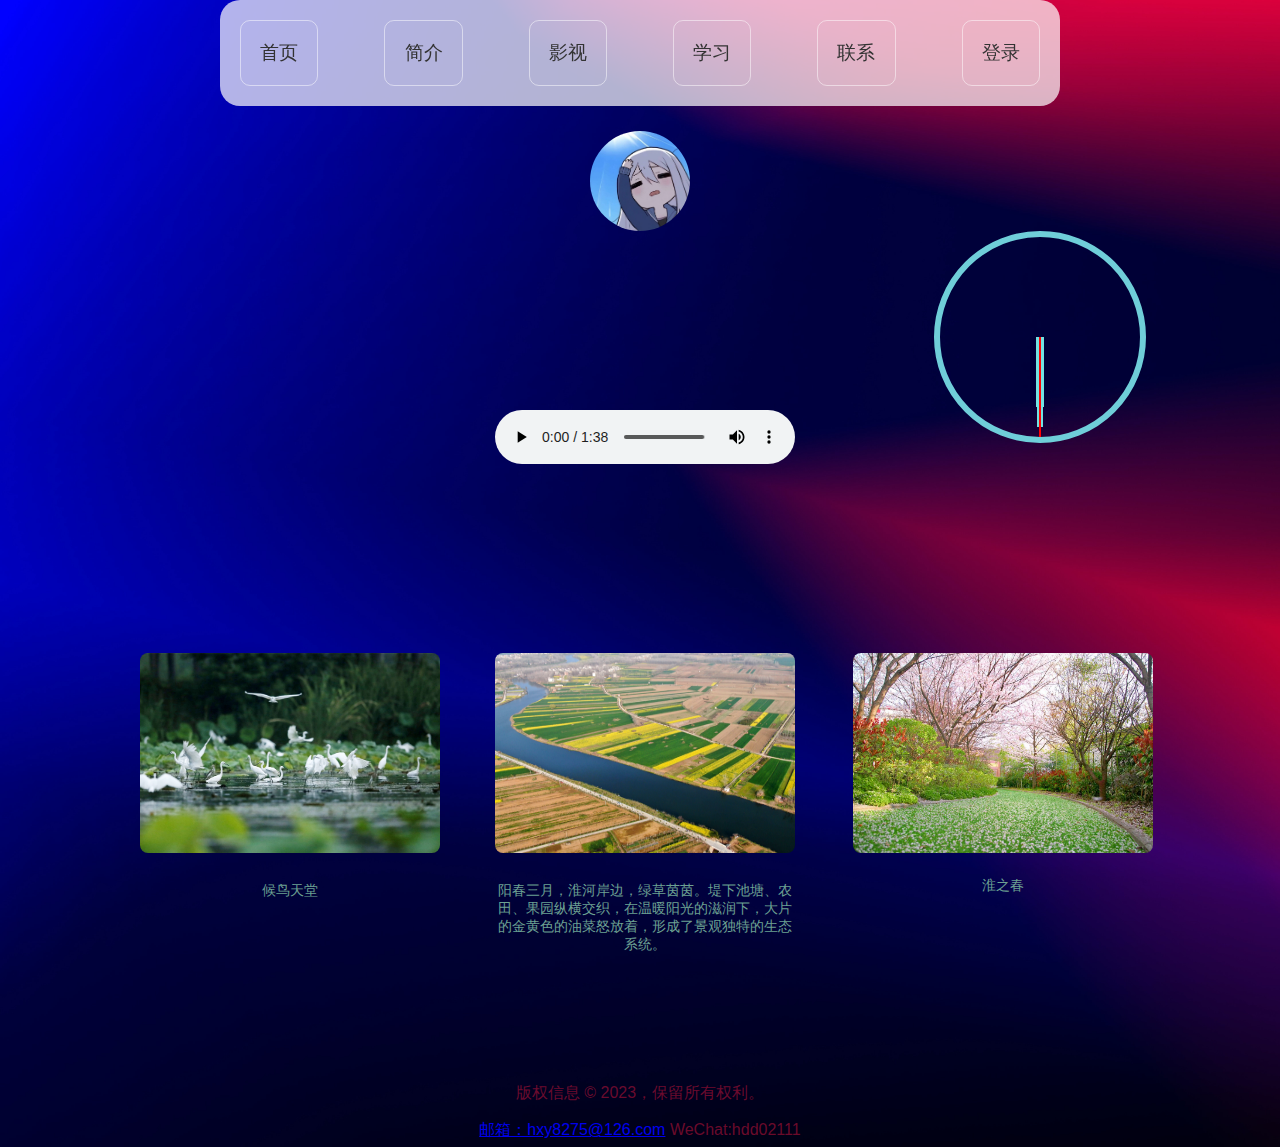
<file: a/index.html>
<!DOCTYPE html>
<html lang="en">
<head>
    <meta charset="UTF-8">
    <meta http-equiv="X-UA-Compatible" content="IE=edge">
    <meta name="viewport" content="width=device-width, initial-scale=1.0">
    <title>黄祥云的个人网页</title>
    <link rel="icon" href="../img_mp4/logo.png" type="image/png">  <!--网页图标-->
    <link rel="stylesheet" href="../css/home.css" type="text/css"> <!--首页的css样式-->
    <!--通过javascript实现与系统同步时钟-->
    <script type="text/javascript">
        function updateClock() {
          var date = new Date();
          var hours = date.getHours();
          var minutes = date.getMinutes();
          var seconds = date.getSeconds();
    
          var hourHand = document.querySelector('.hour-hand');
          var minuteHand = document.querySelector('.minute-hand');
          var secondHand = document.querySelector('.second-hand');
          var timeDisplay = document.getElementById('time');
    
          var hourRotation = (hours % 12 + minutes / 60 + seconds / 3600) * 30;
          var minuteRotation = (minutes + seconds / 60) * 6;
          var secondRotation = seconds * 6;
    
          hourHand.style.transform = `translate(-50%, -100%) rotate(${hourRotation}deg)`;
          minuteHand.style.transform = `translate(-50%, -100%) rotate(${minuteRotation}deg)`;
          secondHand.style.transform = `translate(-50%, -100%) rotate(${secondRotation}deg)`;
    
          var formattedTime = formatTime(hours, minutes, seconds);
          timeDisplay.textContent = formattedTime;
        }
    
        function formatTime(hours, minutes, seconds) {
          var amPm = hours < 12 ? 'AM' : 'PM';
          hours = hours % 12 || 12;
          minutes = padZero(minutes);
          seconds = padZero(seconds);
          return hours + ':' + minutes + ':' + seconds + ' ' + amPm;
        }
    
        function padZero(value) {
          return value < 10 ? '0' + value : value;
        }
    
        setInterval(updateClock, 1000);
      </script>
</head>
    
</div>
<body>
    <!--导航-->
    <header>
        <nav>
            <a href="index.html" class="nav-item">首页</a>
            <a href="know.html" class="nav-item">简介</a>
            <a href="movie.html" class="nav-item">影视</a>
            <a href="study.html" class="nav-item">学习</a>
            <a href="contact.html" class="nav-item">联系</a>
            <a href="Log in.html" class="nav-item">登录</a>
        </nav>
    </header>
    <!--主体-->
    <main>
        <div class="touxiang">
            <div class="touxiang1">
              <img src="../img_mp4/touxiang.jpg" alt="touxiang">
              <span class="text">黄祥云</span>
            </div>
        </div>
        <div class="music">
          <div class="item"></div>
          <div class="player-container">
            <audio id="audio" controls autoplay>
          <source src="../img_mp4/music.mp3" type="audio/mpeg">
          您的浏览器不支持音频标签。
          <a href="../img_mp4/music.mp3" download>点击此处下载音乐</a>
          </audio>
          </div>
          <div class="container">
            <img class="image" src="../img_mp4/huaibin.jpg" alt="图片">
            <p class="description">候鸟天堂</p>
          </div>
          <div class="container">
            <img class="image" src="../img_mp4/huaibin2.png" alt="图片">
            <p class="description">阳春三月，淮河岸边，绿草茵茵。堤下池塘、农田、果园纵横交织，在温暖阳光的滋润下，大片的金黄色的油菜怒放着，形成了景观独特的生态系统。</p>
          </div>
        </div>
        <!--时钟-->
        <div id="clock">
          <div class="hand hour-hand"></div>
          <div class="hand minute-hand"></div>
          <div class="hand second-hand"></div>
          <div id="time"></div>
        </div>
        <!--文章-->
        <div class="article">
          <img class="image" src="../img_mp4/huaibin3.jpg" alt="图片">
          <p class="description">淮之春</p>
        </div>

    </main>
    <!--底部-->
    <div class="footer">
      <p>版权信息 © 2023，保留所有权利。</p>
      <a href="mailto:hxy8275@126.com"><p>邮箱：hxy8275@126.com</a>  WeChat:hdd02111</p>
    </div>
</body>
</html>
</file>
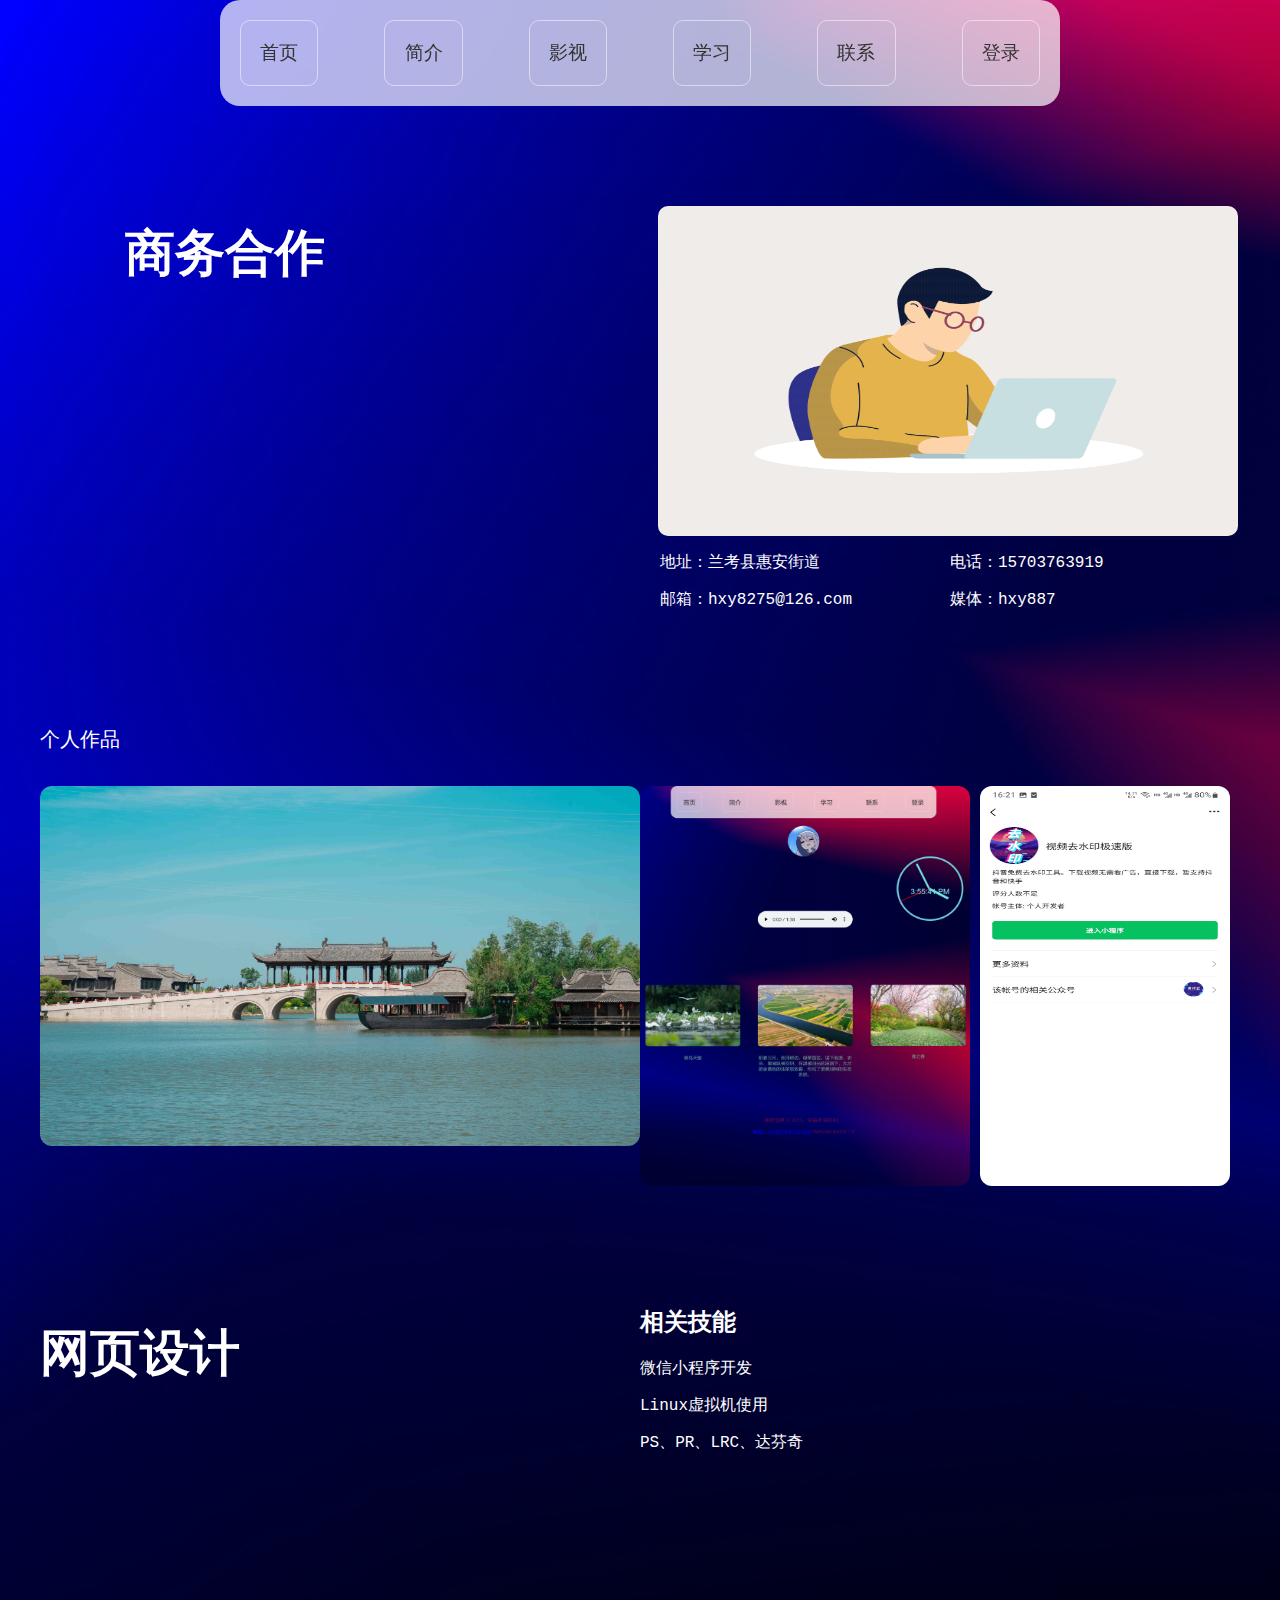
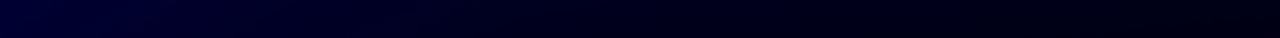
<file: a/contact.html>
<!DOCTYPE html>
<html lang="en">
<head>
    <meta charset="UTF-8">
    <meta http-equiv="X-UA-Compatible" content="IE=edge">
    <meta name="viewport" content="width=device-width, initial-scale=1.0">
    <title>联系</title>
    <link rel="icon" href="../img_mp4/logo.png" type="image/png">  <!--网页图标-->
    <link rel="stylesheet" href="../css/contact.css" type="text/css"> <!--首页的css样式-->
</head>
<body>
    <header>
        <nav>
            <a href="index.html" class="nav-item">首页</a>
            <a href="know.html" class="nav-item">简介</a>
            <a href="movie.html" class="nav-item">影视</a>
            <a href="study.html" class="nav-item">学习</a>
            <a href="contact.html" class="nav-item">联系</a>
            <a href="Log in.html" class="nav-item">登录</a>
        </nav>
    </header>

    <main>
        <div class="content">
            <div class="first">
                <div class="first-text"><h1>商务合作</h1></div>
                <div class="one">
                    <div class="first-img"><img src="../img_mp4/wifi.gif" alt=""></div>
                </div>
            </div>
            <div class="second">
                <div class="second-two">
                    <div class="two-one">
                        <p>地址：兰考县惠安街道</p>
                        <p>邮箱：hxy8275@126.com</p>
                    </div>
                    <div class="two-two">
                        <p>电话：15703763919</p>
                        <p>媒体：hxy887</p>
                    </div>
                </div>
            </div>
        </div>
        <div class="works">
            <div class="works-one"><p>个人作品</p></div>
            <div class="works-two">
                <div class="two-left">
                    <div class="two-left-head">
                        <img src="../img_mp4/contact-works.jpg" alt="">
                    </div>
                </div>
                <div class="two-right">
                    <div class="two-right-img1"><img src="../img_mp4/works1.png" alt=""></div>
                    <div class="two-right-img2"><img src="../img_mp4/works2.jpg" alt=""></div>
                </div>
            </div>
            <div class="works-three">
                <div class="three-left">
                    <h1>网页设计</h1>
                </div>
                <div class="three-right">
                    <h2>相关技能</h2>
                    <p>微信小程序开发</p>
                    <p>Linux虚拟机使用</p>
                    <p>PS、PR、LRC、达芬奇</p>
                </div>
            </div>
        </div>
    </main>
</body>
</html>
</file>
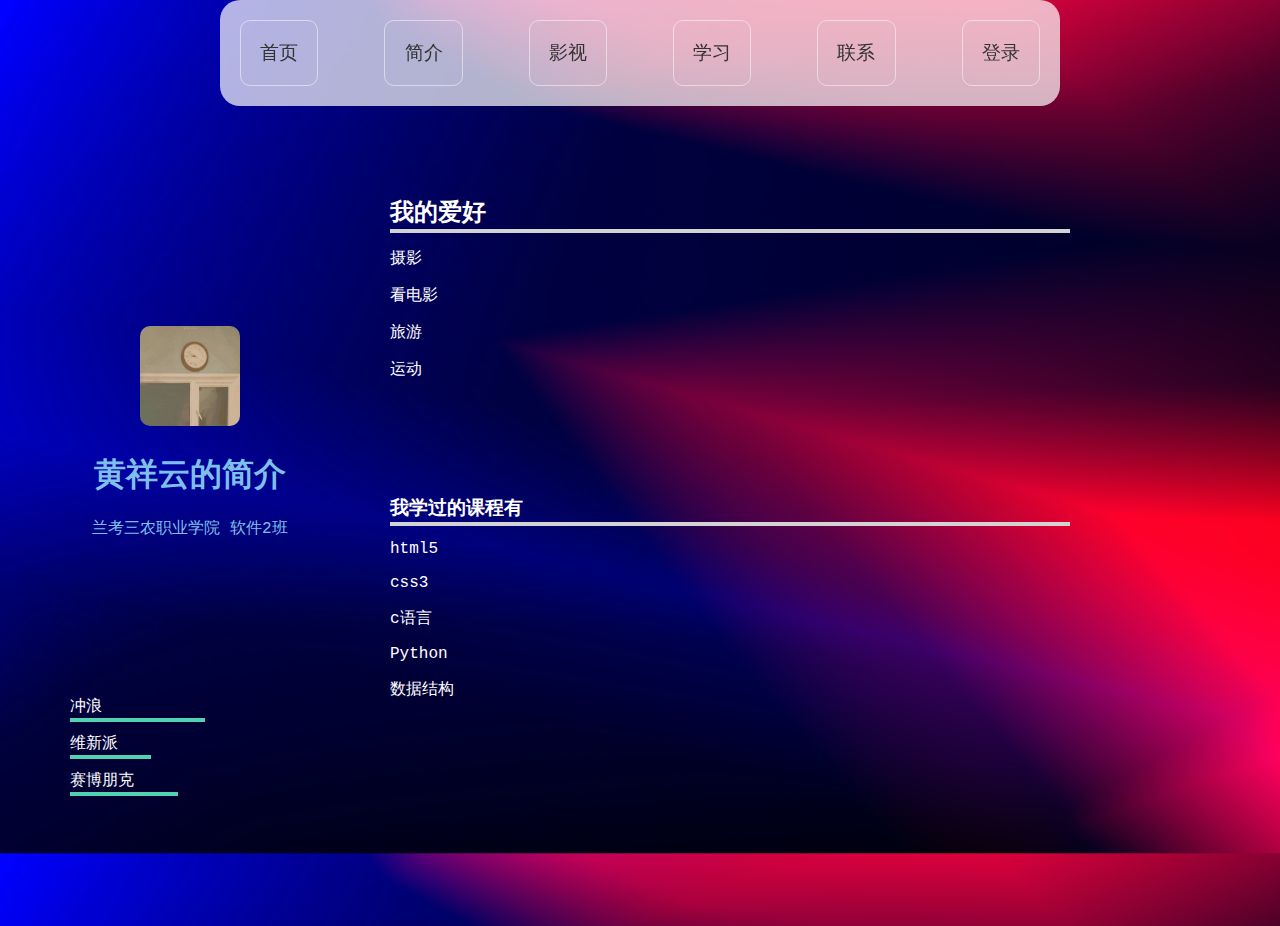
<file: a/know.html>
<!DOCTYPE html>
<html lang="en">
<head>
    <meta charset="UTF-8">
    <meta http-equiv="X-UA-Compatible" content="IE=edge">
    <meta name="viewport" content="width=device-width, initial-scale=1.0">
    <title>简介</title>
    <link rel="icon" href="../img_mp4/logo.png" type="image/png">  <!--网页图标-->
    <link rel="stylesheet" href="../css/know.css" type="text/css"> <!--首页的css样式-->
</head>
<body>
    <!--导航-->
    <header>
        <nav>
            <a href="index.html" class="nav-item">首页</a>
            <a href="know.html" class="nav-item">简介</a>
            <a href="movie.html" class="nav-item">影视</a>
            <a href="study.html" class="nav-item">学习</a>
            <a href="contact.html" class="nav-item">联系</a>
            <a href="Log in.html" class="nav-item">登录</a>
        </nav>
    </header>

    <!--主体-->
    <main>
      <div class="information">
        <div class="jichuxinxi">
        <img src="../img_mp4/touxiang2.jpg" alt="touxiang">
        <h1>黄祥云的简介</h1>
        <p>兰考三农职业学院  软件2班</p>
        </div>
        <div class="jichuxinxi2">
            <p class="colored-line1">冲浪</p>
            <p class="colored-line2">维新派</p>
            <p class="colored-line3">赛博朋克</p>
        </div>
      </div>
      <div class="content">
        <div class="xinqu">
            <h2 class="colored-line4">我的爱好</h2>
            <p>摄影</p>
            <p>看电影</p>
            <p>旅游</p>
            <p>运动</p>
        </div>
        <div class="kecheng">
            <h3 class="colored-line4">我学过的课程有</h3>
            <p>html5</p>
            <p>css3</p>
            <p>c语言</p>
            <p>Python</p>
            <p>数据结构</p>
        </div>
      </div>
    </main>
</body>
</html>
</file>
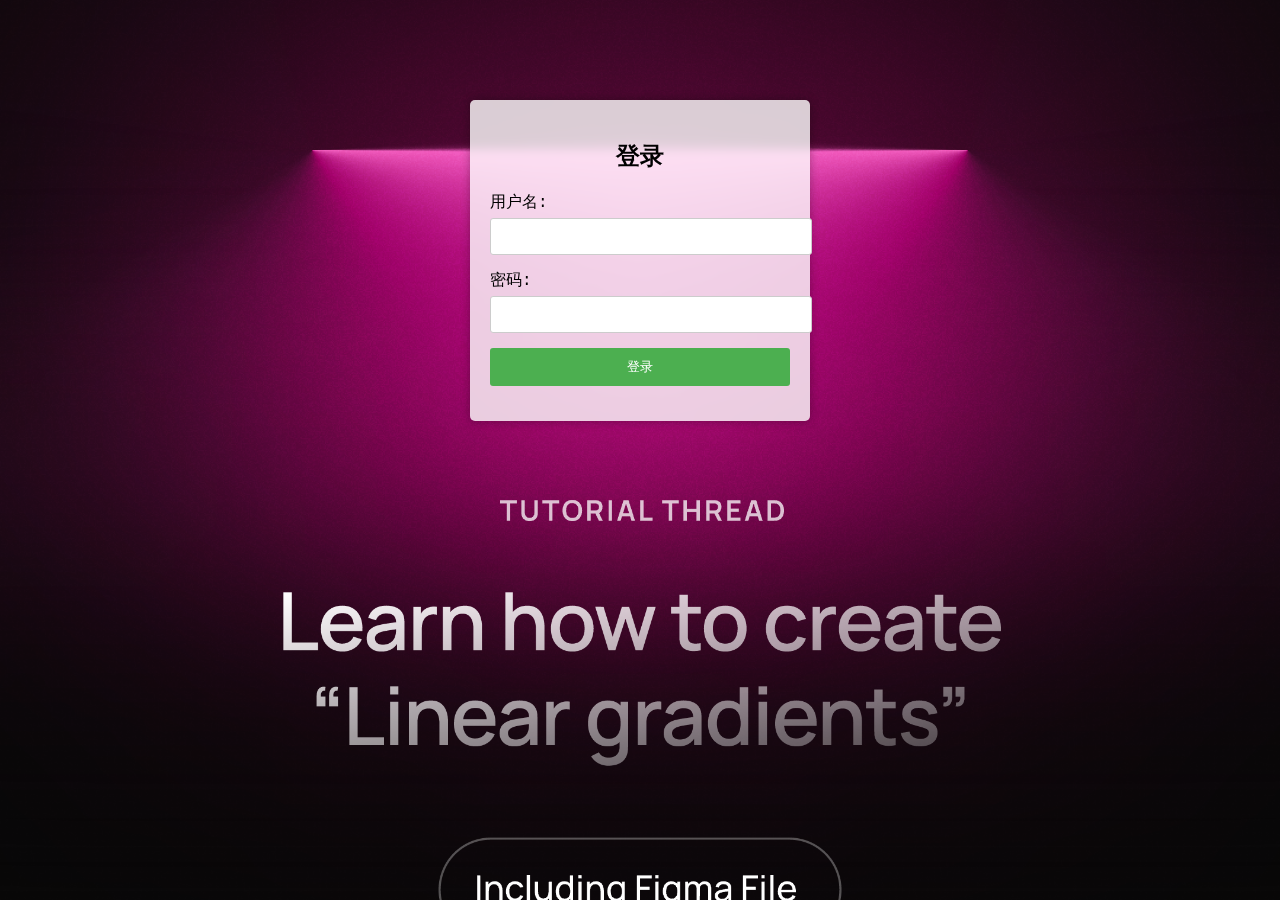
<file: a/Log in.html>
<!DOCTYPE html>
<html lang="en">
<head>
	<meta charset="UTF-8">
	<meta http-equiv="X-UA-Compatible" content="IE=edge">
	<meta name="viewport" content="width=device-width, initial-scale=1.0">
	<title>登录</title>
	<link rel="icon" href="../img_mp4/logo.png" type="image/png">  <!--网页图标-->
    <link rel="stylesheet" href="../css/Log in.css" type="text/css"> <!--首页的css样式-->
</head>
<body>
	<div class="container">
		<h2>登录</h2>
		<form action="index.html" id="login-form">
		  <div class="form-group">
			<label for="username">用户名:</label>
			<input type="text" id="username" name="username">
		  </div>
		  <div class="form-group">
			<label for="password">密码:</label>
			<input type="password" id="password" name="password">
		  </div>
		  <div class="form-group">
			<input type="submit" value="登录">
		  </div>
		</form>
	  </div>
</body>
</html>
</file>
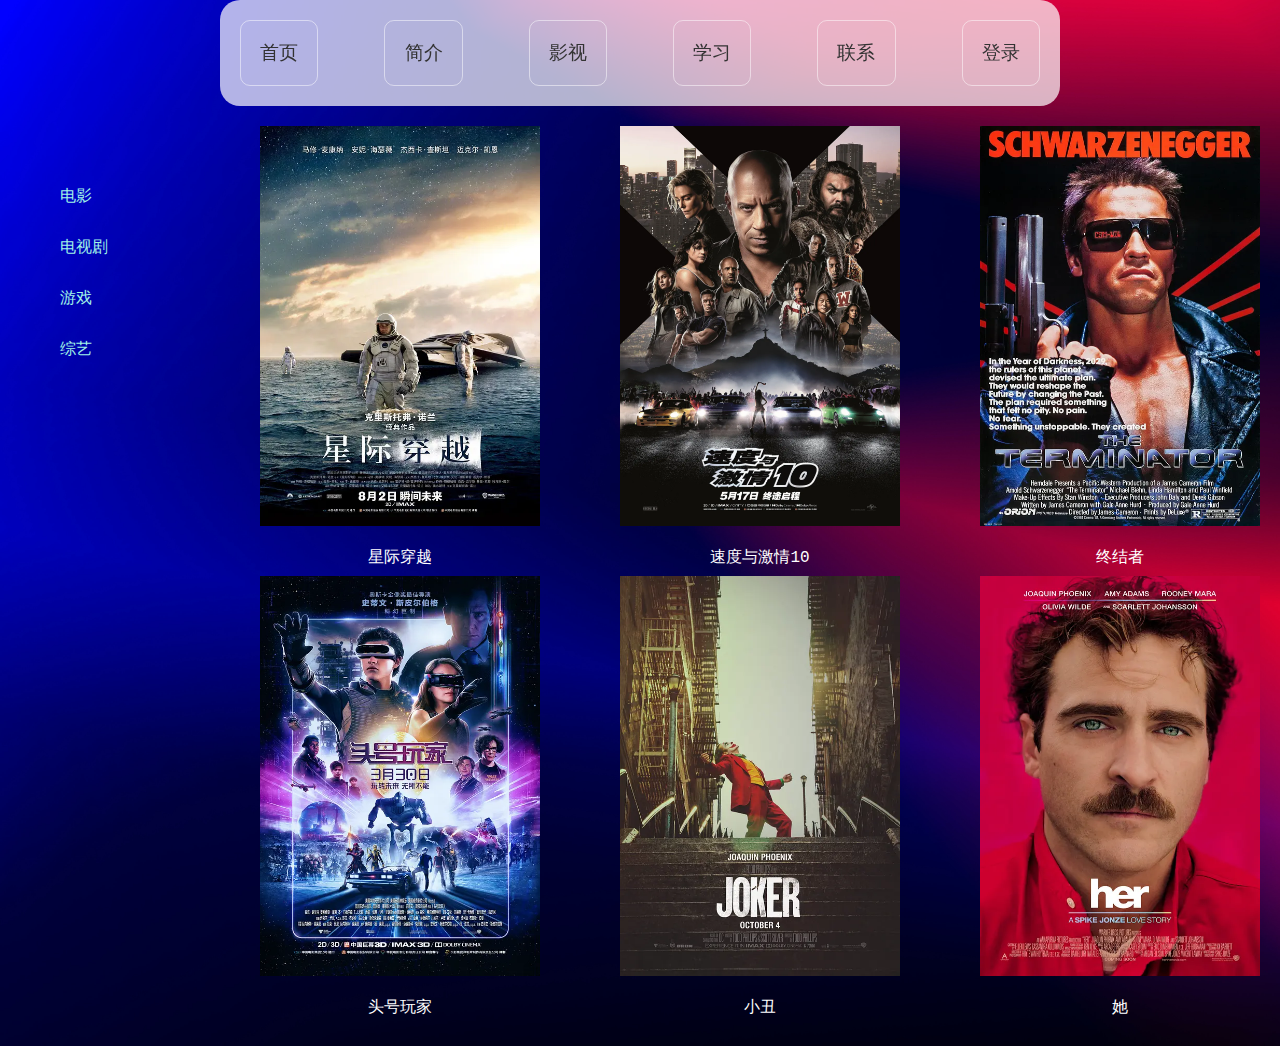
<file: a/movie.html>
<!DOCTYPE html>
<html lang="en">
<head>
    <meta charset="UTF-8">
    <meta http-equiv="X-UA-Compatible" content="IE=edge">
    <meta name="viewport" content="width=device-width, initial-scale=1.0">
    <title>影视</title>
    <link rel="icon" href="../img_mp4/logo.png" type="image/png">  <!--网页图标-->
    <link rel="stylesheet" href="../css/movie.css" type="text/css"> <!--首页的css样式-->
</head>
<body>
    <header>
        <nav>
            <a href="index.html" class="nav-item">首页</a>
            <a href="know.html" class="nav-item">简介</a>
            <a href="movie.html" class="nav-item">影视</a>
            <a href="study.html" class="nav-item">学习</a>
            <a href="contact.html" class="nav-item">联系</a>
            <a href="Log in.html" class="nav-item">登录</a>
        </nav>
    </header>
    <main>
    <!-- <div class="container"> -->
        <div class="sidebar">
          <ul>
            <li><a href="#">电影</a></li>
            <li><a href="#">电视剧</a></li>
            <li><a href="#">游戏</a></li>
            <li><a href="#">综艺</a></li>
          </ul>
        </div>
        <article>
          <div class="first">
          <div class="xingji">
            <a href="video.html"><img src="../img_mp4/video-cover2xingji.webp" alt="xingji1" ></a>
            <p>星际穿越</p>
          </div>
          <div class="xingji">
            <img src="../img_mp4/videofengmian.webp" alt="">
            <p>速度与激情10</p>
          </div>
          <div class="xingji">
            <img src="../img_mp4/video-cover3zongjiezhe.webp" alt="">
            <p>终结者</p>
          </div>
          </div>
          <div class="second">
            <div class="xingji">
              <img src="../img_mp4/video-cover4touhao.webp" alt="" >
              <p>头号玩家</p>
            </div>
            <div class="xingji">
              <img src="../img_mp4/video-cover5xiaochou.webp" alt="">
              <p>小丑</p>
            </div>
            <div class="xingji">
              <img src="../img_mp4/video-cover6her.webp" alt="">
              <p>她</p>
            </div>
          </div>
          <!-- <h1></h1> -->
            <!--速度与激情10、星际穿越、终结者、头号玩家、小丑、她 -->
        </article>
    </main>
</body>
</html>
</file>
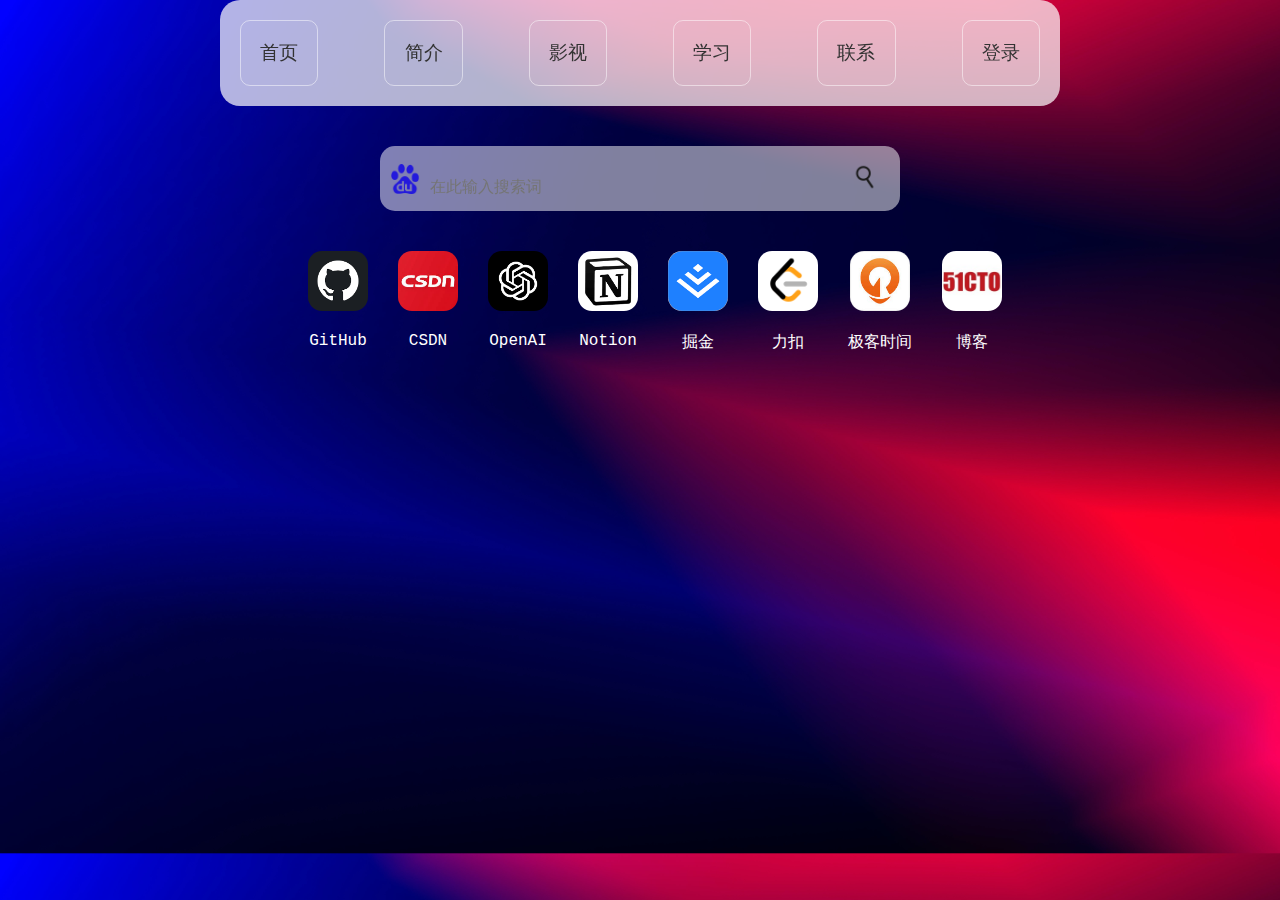
<file: a/study.html>
<!DOCTYPE html>
<html lang="en">
<head>
    <meta charset="UTF-8">
    <meta http-equiv="X-UA-Compatible" content="IE=edge">
    <meta name="viewport" content="width=device-width, initial-scale=1.0">
    <title>学习</title>
    <link rel="icon" href="../img_mp4/logo.png" type="image/png">  <!--网页图标-->
    <link rel="stylesheet" href="../css/study.css" type="text/css"> <!--首页的css样式-->
</head>
</head>
<body>
    <header>
        <nav>
            <a href="index.html" class="nav-item">首页</a>
            <a href="know.html" class="nav-item">简介</a>
            <a href="movie.html" class="nav-item">影视</a>
            <a href="study.html" class="nav-item">学习</a>
            <a href="contact.html" class="nav-item">联系</a>
            <a href="Log in.html" class="nav-item">登录</a>
        </nav>
    </header>
    
    
    <div class="search-bar">
        <img src="../img_mp4/baidu4.png" alt="Logo">
        <form action="https://www.baidu.com/s" method="GET">
          <input type="text" name="wd" placeholder="在此输入搜索词" />
          <button type="submit"><img src="../img_mp4/sousuo2.png" alt="Search"></button>  <!--按钮提交表单-->
        </form>
    </div>
    <article>
        <div class="Region">
            <div class="link">
                <a href="https://github.com/"><img src="../img_mp4/github.png" alt=""></a>
                <p>GitHub</p>
            </div>
            <div class="link">
                <a href="https://www.csdn.net/"><img src="../img_mp4/csdn.jpg" alt=""></a>
                <p>CSDN</p>
            </div>
            <div class="link">
                <a href="https://openai.com/"><img src="../img_mp4/openai.png" alt=""></a>
                <p>OpenAI</p>
            </div>
            <div class="link">
                <a href="https://www.notion.so/product/ai"><img src="../img_mp4/notion.png" alt=""></a>
                <p>Notion</p>
            </div>
            <div class="link">
                <a href="https://juejin.cn/"><img src="../img_mp4/juejin.png" alt=""></a>
                <p>掘金</p>
            </div>
            <div class="link">
                <a href="https://leetcode.cn/"><img src="../img_mp4/likou.png" alt=""></a>
                <p>力扣</p>
            </div>
            <div class="link">
                <a href="https://time.geekbang.org/"><img src="../img_mp4/jikeshijian.jpg" alt=""></a>
                <p>极客时间</p>
            </div>
            <div class="link">
                <a href="https://blog.51cto.com/"><img src="../img_mp4/boke.png" alt=""></a>
                <p>博客</p>
            </div>
        </div>
    </article>
</body>
</html>
</file>
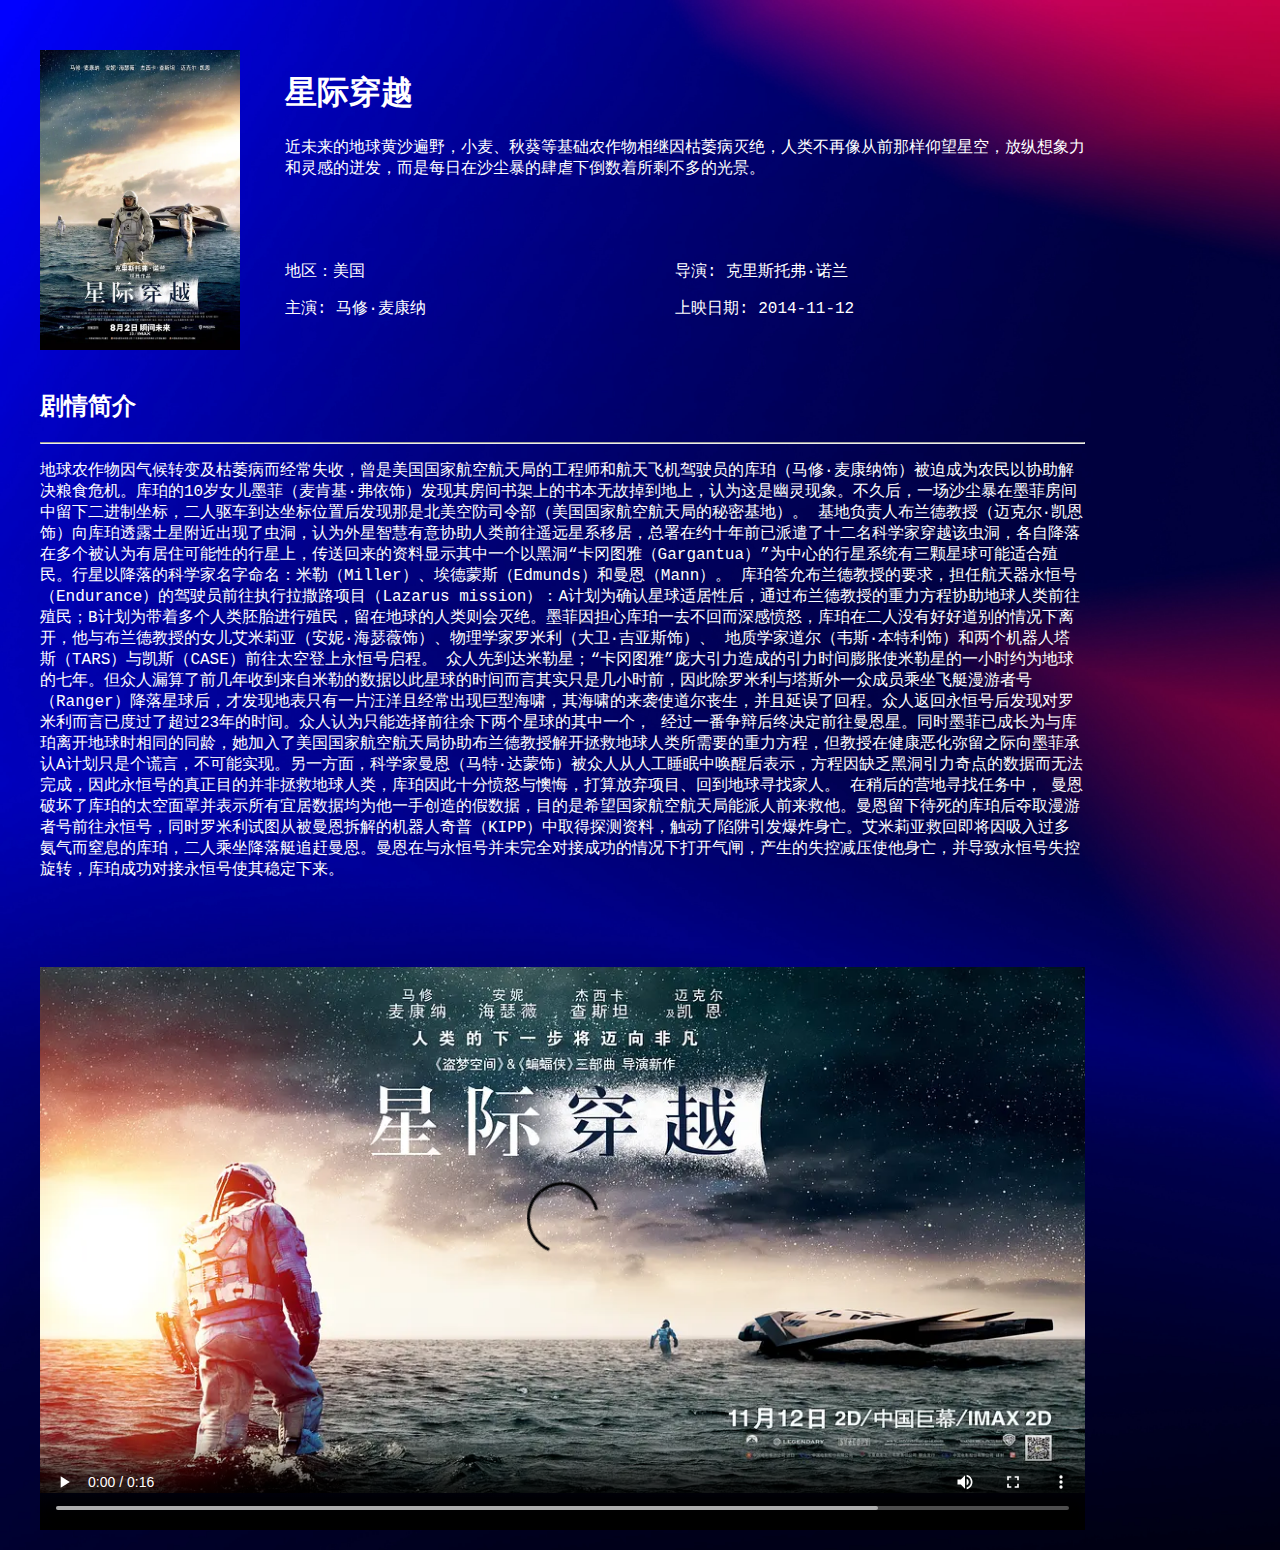
<file: a/video.html>
<!DOCTYPE html>
<html lang="en">
<head>
    <meta charset="UTF-8">
    <meta http-equiv="X-UA-Compatible" content="IE=edge">
    <meta name="viewport" content="width=device-width, initial-scale=1.0">
    <link rel="icon" href="../img_mp4/logo.png" type="image/png">
    <link rel="stylesheet" href="../css/video.css" type="text/css">
    <title>星际穿越</title>
</head>
<body>
    <main>
        <article>
            <div class="introduction">
                <a href="https://www.aliyundrive.com/s/UpR72xRHhiE"><img src="../img_mp4/video-cover2xingji.webp" alt=""></a>
            </div>
                <div class="content">
                <h1>星际穿越</h1>
                <p>近未来的地球黄沙遍野，小麦、秋葵等基础农作物相继因枯萎病灭绝，人类不再像从前那样仰望星空，放纵想象力和灵感的迸发，而是每日在沙尘暴的肆虐下倒数着所剩不多的光景。</p>
                <div class="one">
                    <p>地区：美国</p>
                    <p>主演: 马修·麦康纳</p>
                </div>
                <div class="two">
                    <p>导演: 克里斯托弗·诺兰</p>
                    <p>上映日期: 2014-11-12</p>
                </div>
                <!-- <p>
                    <span class="sentence">地区：美国</span>
                    <span class="sentence">导演: 克里斯托弗·诺兰</span>
                    <span class="sentence">主演: 马修·麦康纳</span>
                    <span class="sentence">上映日期: 2014-11-12</span>
                </p> -->
                </div>
            
        </article>
        <div class="synopsis">
            <div class="detailed">
                <h2>剧情简介</h2>
                <hr/>
                <p>地球农作物因气候转变及枯萎病而经常失收，曾是美国国家航空航天局的工程师和航天飞机驾驶员的库珀（马修·麦康纳饰）被迫成为农民以协助解决粮食危机。库珀的10岁女儿墨菲（麦肯基·弗依饰）发现其房间书架上的书本无故掉到地上，认为这是幽灵现象。不久后，一场沙尘暴在墨菲房间中留下二进制坐标，二人驱车到达坐标位置后发现那是北美空防司令部（美国国家航空航天局的秘密基地）。
                    基地负责人布兰德教授（迈克尔·凯恩饰）向库珀透露土星附近出现了虫洞，认为外星智慧有意协助人类前往遥远星系移居，总署在约十年前已派遣了十二名科学家穿越该虫洞，各自降落在多个被认为有居住可能性的行星上，传送回来的资料显示其中一个以黑洞“卡冈图雅（Gargantua）”为中心的行星系统有三颗星球可能适合殖民。行星以降落的科学家名字命名：米勒（Miller）、埃德蒙斯（Edmunds）和曼恩（Mann）。
                    库珀答允布兰德教授的要求，担任航天器永恒号（Endurance）的驾驶员前往执行拉撒路项目（Lazarus mission）：A计划为确认星球适居性后，通过布兰德教授的重力方程协助地球人类前往殖民；B计划为带着多个人类胚胎进行殖民，留在地球的人类则会灭绝。墨菲因担心库珀一去不回而深感愤怒，库珀在二人没有好好道别的情况下离开，他与布兰德教授的女儿艾米莉亚（安妮·海瑟薇饰）、物理学家罗米利（大卫·吉亚斯饰）、
                    地质学家道尔（韦斯·本特利饰）和两个机器人塔斯（TARS）与凯斯（CASE）前往太空登上永恒号启程。
                    众人先到达米勒星；“卡冈图雅”庞大引力造成的引力时间膨胀使米勒星的一小时约为地球的七年。但众人漏算了前几年收到来自米勒的数据以此星球的时间而言其实只是几小时前，因此除罗米利与塔斯外一众成员乘坐飞艇漫游者号（Ranger）降落星球后，才发现地表只有一片汪洋且经常出现巨型海啸，其海啸的来袭使道尔丧生，并且延误了回程。众人返回永恒号后发现对罗米利而言已度过了超过23年的时间。众人认为只能选择前往余下两个星球的其中一个，
                    经过一番争辩后终决定前往曼恩星。同时墨菲已成长为与库珀离开地球时相同的同龄，她加入了美国国家航空航天局协助布兰德教授解开拯救地球人类所需要的重力方程，但教授在健康恶化弥留之际向墨菲承认A计划只是个谎言，不可能实现。另一方面，科学家曼恩（马特·达蒙饰）被众人从人工睡眠中唤醒后表示，方程因缺乏黑洞引力奇点的数据而无法完成，因此永恒号的真正目的并非拯救地球人类，库珀因此十分愤怒与懊悔，打算放弃项目、回到地球寻找家人。
                    在稍后的营地寻找任务中，
                    曼恩破坏了库珀的太空面罩并表示所有宜居数据均为他一手创造的假数据，目的是希望国家航空航天局能派人前来救他。曼恩留下待死的库珀后夺取漫游者号前往永恒号，同时罗米利试图从被曼恩拆解的机器人奇普（KIPP）中取得探测资料，触动了陷阱引发爆炸身亡。艾米莉亚救回即将因吸入过多氨气而窒息的库珀，二人乘坐降落艇追赶曼恩。曼恩在与永恒号并未完全对接成功的情况下打开气闸，产生的失控减压使他身亡，并导致永恒号失控旋转，库珀成功对接永恒号使其稳定下来。
                </p>
            </div>
            <div class="xingjimp4">
                <video src="../img_mp4/xingji.mp4" controls poster="../img_mp4/xingjifm.webp">
                    Your browser does not support the video tag.
                </video>
            </div>
    </main>
</body>
</html>
</file>
<file: css/home.css>
body {
  margin: 0;  /*取消外边距*/
  padding: 0; /*取消内边距*/
  background-image: url("../img_mp4/background_home.jpg");  /*背景图片*/
  background-size: cover;  /*图片填充整个屏幕*/
}
header {
  background-color: rgba(255, 255, 255, 0.7);  /*将导航栏背景颜色设置为半透明白色*/
  max-width: 800px;
  margin: 0 auto;
  padding: 20px;
  border-radius:20px;
}

nav {
  display: flex;
  justify-content: space-between;  /*让每个超链接之间的空间均匀分布*/
  align-items: center;   /*让它们在垂直方向上居中对齐*/
}

.nav-item {
  color: #333;
  font-size: 1.2em;
  text-decoration: none;
  text-transform: uppercase;
  padding: 1em;
  border: 1px solid rgba(255, 255, 255, 0.5);
  border-radius: 10px;    /*圆角边框*/
  backdrop-filter: blur(10px);  /*毛玻璃效果*/
}

.nav-item:hover {
  background-color: rgba(255, 255, 255, 0.5);
}

/*主体*/
main{
  width: 1200px;
  height: 1000px;
  margin: 16px auto;

} 
.touxiang{
  display: flex;
  justify-content: center;
  /* background-color: #6ca092; */
  margin-top: 25px;
}
.touxiang1{
  width: 100px;
  height: 100px;
  border-radius: 50%; 
  overflow: hidden;
  text-align: center;
}
.touxiang img{
  width: 100%;
  height: 100%;
  object-fit: cover;   /*按照图片比例填满整个容器*/
}
.touxiang1.text{
  display: block;
  margin-top: 5px; /* 根据需要调整文字和图片之间的间距 */

}
.music{
  float: left;
  width: 700px;
  height: 833px;
  margin-left:100px;
  /* margin: 16px 16px; */
}
.music {
  display: grid;
  grid-template-columns: repeat(2, 1fr);
  grid-template-rows: repeat(2, 1fr);
  gap: 10px;
}

/* 容器 */
.container {
  width: 300px;
  text-align: center;
  /* background-color: #74e2e0; */
}

.image {
  width: 300px;
  height: 200px;
  border-radius: 8px;
  margin-bottom: 10px;
}

.description {
  font-size: 14px;
  color: #6ca092;
}


.player-container {
  display: flex;
  align-items: center;
  /* background-color: antiquewhite; */
}
.play-btn {
  margin-right: 10px;
  float: right;
}

body {
  background-color: #f0f0f0;
  font-family: Arial, sans-serif;
}

#clock {
  width: 200px;
  height: 200px;
  margin: 0 auto;
  position: relative;
  border: 6px solid #6fced9;
  border-radius: 50%;
  display: flex;
  flex-direction: column;
  justify-content: center;
  align-items: center;
  /* background-color: hotpink; */
}

.hand {
  position: absolute;
  top: 50%;
  left: 50%;
  transform-origin: bottom center;
  background-color: #74e2e0;
  transition: all 0.5s;
}

.hour-hand {
  width: 8px;
  height: 70px;
  margin-left: -4px;
}

.minute-hand {
  width: 6px;
  height: 90px;
  margin-left: -3px;
}

.second-hand {
  width: 2px;
  height: 100px;
  margin-left: -1px;
  background-color: red;
}

#time {
  font-size: 24px;
  margin-top: 20px;
  color: #8eeded;
}

.article{
  width: 325px;
  height: 400px;
  display: flex;
  flex-direction: column;
  align-items: center;
  float: left;
  margin-top: 210px;
}
section{
  margin-bottom:10px;
}

/*底部*/
/* body {
  padding-bottom: 100px;
  margin-top: 100px;
} */

.footer {
  position: relative;
  width: 1000px;
  height: 100px;
  margin: 0 auto;
  color: #aa1137a2;
  text-align: center;
  margin-top: -100px;
  padding: 20px;
  box-sizing: border-box;
}

body {
  font-family: "Courier New", monospace;
}

h1 {
  font-family: "Times New Roman", serif;
}

p {
  font-family:Arial, sans-serif;
}
</file>
<file: css/contact.css>
body {
  margin: 0;  /*取消外边距*/
  padding: 0; /*取消内边距*/
  background-image: url("../img_mp4/background_home.jpg");  /*背景图片*/
  background-size: cover;  /*图片填充整个屏幕*/
}
header {
  background-color: rgba(255, 255, 255, 0.7);  /*将导航栏背景颜色设置为半透明白色*/
  max-width: 800px;
  margin: 0 auto;
  padding: 20px;
  border-radius:20px;
}

nav {
  display: flex;
  justify-content: space-between;  /*让每个超链接之间的空间均匀分布*/
  align-items: center;   /*让它们在垂直方向上居中对齐*/
}

.nav-item {
  color: #333;
  font-size: 1.2em;
  text-decoration: none;
  text-transform: uppercase;
  padding: 1em;
  border: 1px solid rgba(255, 255, 255, 0.5);
  border-radius: 10px;    /*圆角边框*/
  backdrop-filter: blur(10px);  /*毛玻璃效果*/
}

.nav-item:hover {
  background-color: rgba(255, 255, 255, 0.5);
}

  main{
    width: 1200px;
    height: 1472px;
    margin: 30px auto;
    color: white;
    /* background-color: rgb(208, 142, 135); */
  }
  .content{
    width: 1200px;
    height: 550px;
    margin: 0 auto;
    /* background-color: aqua; */
  }
  .first{
    width: 1200px;
    height: 400px;
    /* background-color: antiquewhite; */
  }
  .first-text{
    padding: 50px 85px;
    float: left;
    font-size: 25px;
    /* background-color: deeppink; */
  }
  .one{
    width: 826px;
    height: 400px;
    float: left;
    /* background-color: darkred; */
  }
  .first-img{
    margin: 70px 248px;
  }
  .first-img img{
    width: 580px;
    height: 330px;
    border-radius: 10px;
  }
  .second{
    width: 1200px;
    height: 150px;
    /* background-color: azure; */
  }
  .second-two{
    width: 580px;
    height: 150px;
    margin: 0 620px;
    /* background-color: seagreen; */
  }
  .two-one{
    width: 290px;
    height: 150px;
    float: left;
    /* background-color: blueviolet; */
  }
  .two-two{
    width: 290px;
    height: 150px;
    float: left;
    /* background-color: rgb(88, 88, 242); */
  }

  .works{
    width: 1200px;
    height: 800px;
    margin: 0 auto;
    /* background-color: cadetblue; */
  }
  .works-one{
    width: 1200px;
    height: 80px;
    float: left;
    padding-top: 20px;
    font-size: 20px;
    /* background-color: darkblue; */
  }
  .works-two
  {
    width: 1200px;
    height: 500px;
    float: left;
    /* background-color: crimson; */
  }
  .two-left{
    width: 600px;
    height: 500px;
    float: left;
    /* background-color: cornflowerblue; */
  }
  .two-left-head img{
    width: 600px;
    height: 360px;
    border-radius: 12px;
  }
  .two-right{
    width: 600px;
    height: 500px;
    float: left;
    /* background-color: dimgrey; */
  }
  .two-right img{
    width: 330px;
    height: 400px;
    float: left;
    margin-right: 10px;
    border-radius: 12px;
  }
  .two-right-img2 img{
    width: 250px;
    height: 400px;
    border-radius: 12px;
  }
  .works-three{
    width: 1200px;
    height: 200px;
    float: left;
    /* background-color:deeppink; */
  }
  .three-left{
    width: 600px;
    height: 200px;
    float: left;
    font-size: 25px;
    /* background-color: darkcyan; */
  }
  .three-right{
    width: 600px;
    height: 200px;
    float: left;
    /* background-color: skyblue; */
  }
/* 字体 */
  body {
    font-family: "Courier New", monospace;
  }
  
  h1 {
    font-family: "Times New Roman", serif;
  }
  h2 {
    font-family: "Helvetica Neue", Arial, sans-serif;
  }  
  
  p {
    font-family: "Courier New", monospace;
  }
</file>
<file: css/know.css>
body {
    margin: 0;  /*取消外边距*/
    padding: 0; /*取消内边距*/
    background-image: url("../img_mp4/background_home.jpg");  /*背景图片*/
    background-size: cover;  /*图片填充整个屏幕*/
    font-family: "Courier New", monospace;
  }
  h1{
    font-family: "Times New Roman", serif;
  }
  header {
    background-color: rgba(255, 255, 255, 0.7);  /*将导航栏背景颜色设置为半透明白色*/
    max-width: 800px;
    margin: 0 auto;
    padding: 20px;
    border-radius:20px;
  }
  
  nav {
    display: flex;
    justify-content: space-between;  /*让每个超链接之间的空间均匀分布*/
    align-items: center;   /*让它们在垂直方向上居中对齐*/
  }
  
  .nav-item {
    color: #333;
    font-size: 1.2em;
    text-decoration: none;
    text-transform: uppercase;
    padding: 1em;
    border: 1px solid rgba(255, 255, 255, 0.5);
    border-radius: 10px;    /*圆角边框*/
    backdrop-filter: blur(10px);  /*毛玻璃效果*/
  }
  
  .nav-item:hover {
    background-color: rgba(255, 255, 255, 0.5);
  }
  
  /*主体*/
  main{
    width: 1200px;
    height: 700px;
    margin: 20px auto;
    /* background-color: aqua; */
    display: flex;
    flex-direction: row;/*一个水平方向的Flex容器*/
  }

  .information{
    width: 260px;
    height: 700px;
    /* background-color: bisque; */
    margin-top: 100px;
    flex: 0 0 25%;/*宽度固定为父容器的30%*/
    .jichuxinxi{
        width: auto;
        height: 340px;
        /* background-color: brown; */
        text-align: center;
        margin-top: 100px;
        color: #7fbfec;
    }
    .jichuxinxi2{
        width: auto;
        height: 200px;
        margin-left: 30px;
        margin-top: 30px;
        /* background-color: blueviolet; */
        color: #ffffff;
    }
  }
  img{
    width: 100px;
    height: 100px;
    border-radius: 10px;
  }
  .colored-line1 {
    position: relative;
  }
  
  .colored-line1::after {
    content: "";
    position: absolute;
    left: 0;
    bottom: -5px; /* 调整横线的位置 */
    width: 50%; /* 调整横线的长度 */
    height: 4px; /* 调整横线的高度 */
    background-color: rgb(81, 211, 179); /* 调整横线的颜色 */
  }
  .colored-line2 {
    position: relative;
  }
  .colored-line2::after {
    content: "";
    position: absolute;
    left: 0;
    bottom: -5px; /* 调整横线的位置 */
    width: 30%; /* 调整横线的长度 */
    height: 4px; /* 调整横线的高度 */
    background-color: rgb(81, 211, 179); /* 调整横线的颜色 */
  }
  .colored-line3 {
    position: relative;
  }
  .colored-line3::after {
    content: "";
    position: absolute;
    left: 0;
    bottom: -5px; /* 调整横线的位置 */
    width: 40%; /* 调整横线的长度 */
    height: 4px; /* 调整横线的高度 */
    background-color: rgb(81, 211, 179); /* 调整横线的颜色 */
  }


  /*内容*/
  .content{
    width: 400px;
    height: 100%;
    flex: 1;/*扩展并填充剩余的空间*/
  }
  .colored-line4 {
    position: relative;
  }
  .colored-line4::after {
    content: "";
    position: absolute;
    left: 0;
    bottom: -5px; /* 调整横线的位置 */
    width: 80%; /* 调整横线的长度 */
    height: 4px; /* 调整横线的高度 */
    background-color: rgb(212, 211, 211); /* 调整横线的颜色 */
  }

  .xinqu{
    height: 40%;
    margin-top: 70px;
    margin-left: 50px;
    color: white;
  }
  .kecheng{
    height: 40%;
    margin-left: 50px;
    color: white;
  }
</file>
<file: css/Log in.css>
body {
    font-family: Arial, sans-serif;
    background-image: url('../img_mp4/Login.png');
    background-size: cover;
    background-repeat: no-repeat;
    background-position: center;
    background-attachment: fixed;/*固定背景照片，登录表单被放置在一个容器内，并应用背景的透明度和影像效果*/
  }

  .container {
    width: 300px;
    margin: 0 auto;
    margin-top: 100px;
    background-color: rgba(255, 255, 255, 0.8);
    padding: 20px;
    border-radius: 5px;
    backdrop-filter: blur(5px);/*毛玻璃*/
    box-shadow: 0 0 10px rgba(0, 0, 0, 0.3);
  }

  h2 {
    text-align: center;
    margin-bottom: 20px;
  }

  .form-group {
    margin-bottom: 15px;
  }

  .form-group label {
    display: block;
    margin-bottom: 5px;
  }

  .form-group input[type="text"],
  .form-group input[type="password"] {
    width: 100%;
    padding: 10px;
    border: 1px solid #ccc;
    border-radius: 3px;
  }

  .form-group input[type="submit"] {
    width: 100%;
    padding: 10px;
    background-color: #4CAF50;
    color: white;
    border: none;
    cursor: pointer;
    border-radius: 3px;
  }
  body {
    font-family: "Courier New", monospace;
  }
</file>
<file: css/movie.css>
body {
    margin: 0;  /*取消外边距*/
    padding: 0; /*取消内边距*/
    background-image: url("../img_mp4/background_home.jpg");  /*背景图片*/
    background-size: cover;  /*图片填充整个屏幕*/
  }
  
  header {
    background-color: rgba(255, 255, 255, 0.7);  /*将导航栏背景颜色设置为半透明白色*/
    max-width: 800px;
    margin: 0 auto;
    padding: 20px;
    border-radius:20px;
  }
  
  nav {
    display: flex;
    justify-content: space-between;  /*让每个超链接之间的空间均匀分布*/
    align-items: center;   /*让它们在垂直方向上居中对齐*/
  }
  
  .nav-item {
    color: #333;
    font-size: 1.2em;
    text-decoration: none;
    text-transform: uppercase;
    padding: 1em;
    border: 1px solid rgba(255, 255, 255, 0.5);
    border-radius: 10px;    /*圆角边框*/
    backdrop-filter: blur(10px);  /*毛玻璃效果*/
  }
  
  .nav-item:hover {
    background-color: rgba(255, 255, 255, 0.5);
  }
  

  main{
    width: 1400px;
    height: 900px;
    margin: 20px auto;
    /* background-color: aqua; */
    display: flex;
    flex-direction: row;/*一个水平方向的Flex容器*/
  }


/* 侧边栏 */
  .sidebar {
    width: 140px;
    height: 500px;
    padding: 20px;
    margin: 30px 30px ;
    /* background-color: rgb(151, 195, 233); */
  }

  .sidebar ul {
    list-style: none;
    padding: 0;
    margin: 0;
  }

  .sidebar li {
    margin-bottom: 10px;
  }

  .sidebar a {
    display: block;
    text-decoration: none;
    color: #a1f3e7;
    padding: 10px;
    border-radius: 5px;
    transition: background-color 0.3s ease;
  }
  .sidebar a:hover {
    background-color: #dddddd;
  }
/* 中间内容 */
  article{
    width: 1200px;
    height: 900px;
    /* background-color: #d78e8e; */
  }
  .first{
    width: 1200px;
    height: 450px;
    /* background-color: blueviolet; */
  }
  .xingji{
    width: 320px;
    height: 420px;
    margin-left: 40px;
    /* background-color: blue; */
    text-align: center;
    color: #ffffff;
    float: left;
  }
  img{
    width: 280px;
    height: 400px;
  }
  .second{
    width: 1200px;
    height: 450px;
    /* background-color: #802a2a; */
  }

  body {
    font-family: "Courier New", monospace;
  }
  
  h1 {
    font-family: "Times New Roman", serif;
  }
  
  p {
    font-family: "Courier New", monospace;
  }
</file>
<file: css/study.css>
body {
    margin: 0;  /*取消外边距*/
    padding: 0; /*取消内边距*/
    background-image: url("../img_mp4/background_home.jpg");  /*背景图片*/
    background-size: cover;  /*图片填充整个屏幕*/
  }
  
  header {
    background-color: rgba(255, 255, 255, 0.7);  /*将导航栏背景颜色设置为半透明白色*/
    max-width: 800px;
    margin: 0 auto;
    padding: 20px;
    border-radius:20px;
  }
  
  nav {
    display: flex;
    justify-content: space-between;  /*让每个超链接之间的空间均匀分布*/
    align-items: center;   /*让它们在垂直方向上居中对齐*/
  }
  
  .nav-item {
    color: #333;
    font-size: 1.2em;
    text-decoration: none;
    text-transform: uppercase;
    padding: 1em;
    border: 1px solid rgba(255, 255, 255, 0.5);
    border-radius: 10px;    /*圆角边框*/
    backdrop-filter: blur(10px);  /*毛玻璃效果*/
  }
  
  .nav-item:hover {
    background-color: rgba(255, 255, 255, 0.5);
  }

/* 搜索引擎 */
.search-bar {
    display: flex;
    align-items: center;
    justify-content: center;   /*space-between*/
    background-color: rgba(255, 255, 255, 0.5);
    backdrop-filter: blur(5px);
    border-radius: 15px;
    width: 500px;
    height: 45px;
    padding: 10px;
    margin: 40px auto;
  }

  .search-bar input[type="text"] {
    flex-grow: 1;
    border: none;
    background: transparent;
    padding: 5px;
    font-size: 16px;
    width: 400px;
  }

  .search-bar button {
    border: none;
    background: transparent;
    cursor: pointer;
    padding: 5px;
  }

  .search-bar img {
    width: 30px;
    height: 30px;
    margin-right: 5px;
  }

  article{
    width: 900px;
    height: 160px;
    margin: 0 auto;
    /* background: blanchedalmond; */
  }
  .Region{
    width: 900px;
    height: 100px;
    /* background: hotpink; */
    color: white;
    float: left;
    display: flex;
    justify-content: center;
    text-align: center;
  }
  .link img{
    width: 60px;
    height: 60px;
    margin-left: 30px;  /*间距*/
    border-radius: 14px;
  }
  .link p {
    margin-left: 30px;
  }
  body {
    font-family: "Courier New", monospace;
  }
</file>
<file: css/video.css>
body {
    margin: 0;  /*取消外边距*/
    padding: 0; /*取消内边距*/
    background-image: url("../img_mp4/background_home.jpg");  /*背景图片*/
    background-size: cover;  /*图片填充整个屏幕*/
  }

main{
    width: 1200px;
    height: 1500px;
    /* background-color: blue; */
    margin: 0 auto;  /* 将主要内容居中 */
}
article{
    width: 1200px;
    height: 300px;
    margin-top: 50px;
    /* background-color: blueviolet; */
}
.introduction{
    width: 200px;
    height: 300px;
    /* background-color: coral; */
    float: left;
}
.content{
    width: 800px;
    height: 300px;
    margin-left: 45px;
    /* background-color: cadetblue; */
    float: left;
    color: white;
}
.one{
    width: 200px;
    height: 100px;
    /* background-color: bisque; */
    margin-top: 50px;
    float: left;
}
.two{
    width: 200px;
    height: 100px;
    /* background-color: burlywood; */
    float: left;
    margin: 50px 190px;
}
.synopsis{
    width: 1045px;
    height: 1150px;
    margin-top: 40px;
    /* background-color: aquamarine; */
}
img{
    width: 200px;
    height: 300px;
    /* margin-left: 20px; */
}
.detailed{
    width: 1045px;
    height: 540px;
    /* background-color: crimson; */
    color: white;
}
.xingjimp4 {
    position: relative;
    width: 1045px; /* 设置封面图像的宽度 */
    height: 600px; /* 设置封面图像的高度 */
    /* background-color: rgb(234, 143, 176); */
    margin: 0 auto;
  }

  .xingjimp4 video {
    width: 100%;
    height: 100%;
  }

  body {
    font-family: Arial, sans-serif;
  }
  
  h1 {
    font-family: "Times New Roman", serif;
  }
  
  p {
    font-family: "Courier New", monospace;
  }
</file>
